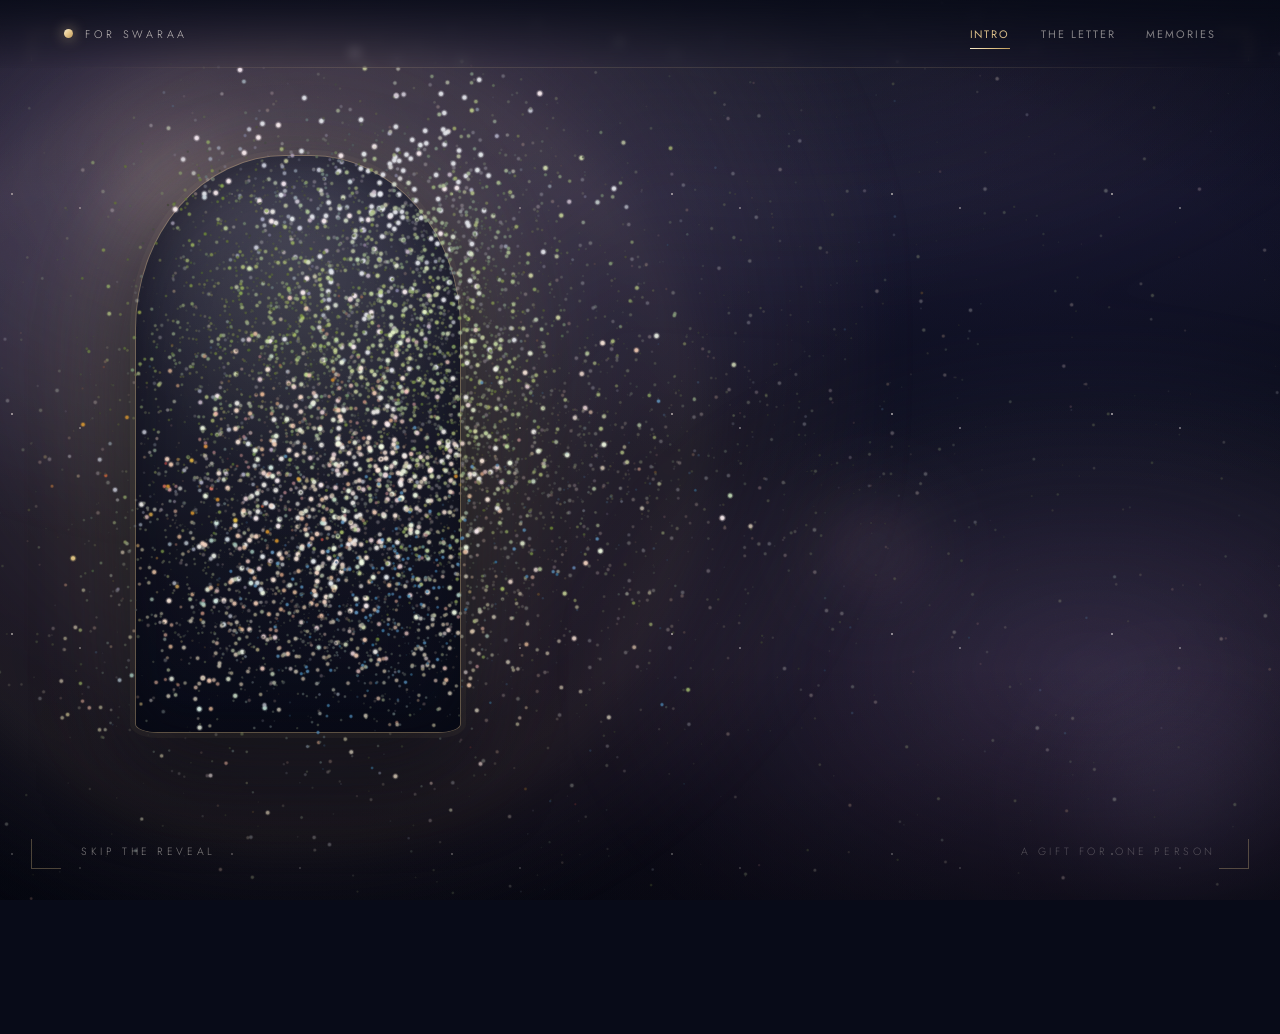
<file: index.html>
<!DOCTYPE html>
<html lang="en">
<head>
    <meta charset="UTF-8">
    <meta name="viewport" content="width=device-width, initial-scale=1.0, viewport-fit=cover">
    <meta name="theme-color" content="#080B18">
    <meta name="description" content="A little universe, just for you — a cinematic birthday gift for Swaraa.">
    <meta name="robots" content="noindex">
    <title>For Swaraa · A Little Universe</title>

    <link rel="icon" href="data:image/svg+xml,%3Csvg xmlns='http://www.w3.org/2000/svg' viewBox='0 0 32 32'%3E%3Crect width='32' height='32' rx='8' fill='%23080B18'/%3E%3Ccircle cx='16' cy='13' r='5.5' fill='%23E8CB91'/%3E%3Cpath d='M7 25c3.5-4.5 14.5-4.5 18 0' fill='none' stroke='%23B6A7E8' stroke-width='2' stroke-linecap='round'/%3E%3C/svg%3E">
    <link rel="preconnect" href="https://fonts.googleapis.com">
    <link rel="preconnect" href="https://fonts.gstatic.com" crossorigin>
    <link href="https://fonts.googleapis.com/css2?family=Cormorant+Garamond:ital,wght@0,300;0,400;0,600;1,300;1,400&family=Playfair+Display:ital,wght@0,400;0,500;1,400&family=Jost:wght@300;400&display=swap" rel="stylesheet">
    <link rel="stylesheet" href="styles.css">
    <noscript><style>
        .reveal-item, [data-reveal] { opacity: 1 !important; transform: none !important; filter: none !important; }
        #particle-canvas { display: none; }
        .portrait-frame img { opacity: 1; }
    </style></noscript>
</head>
<body class="page-intro">

    <!-- cinematic background ------------------------------------------------ -->
    <div class="scene" aria-hidden="true">
        <div class="scene__stars scene__stars--far"></div>
        <div class="scene__stars"></div>
        <div class="scene__nebula"></div>
        <div class="scene__bokeh">
            <span class="bokeh bokeh--1"></span>
            <span class="bokeh bokeh--2"></span>
            <span class="bokeh bokeh--3"></span>
        </div>
        <div class="scene__vignette"></div>
        <div class="scene__grain"></div>
    </div>

    <!-- top navigation ------------------------------------------------------ -->
    <header class="topbar">
        <a class="brand" href="index.html">
            <span class="brand__mark" aria-hidden="true"></span>
            <span class="brand__text">For Swaraa</span>
        </a>
        <nav class="topnav" aria-label="Primary">
            <a href="index.html" aria-current="page">Intro</a>
            <a href="pages/birthday.html">The Letter</a>
            <a href="pages/memories.html">Memories</a>
        </nav>
    </header>

    <!-- viewfinder frame ---------------------------------------------------- -->
    <div class="viewfinder" aria-hidden="true">
        <span></span><span></span><span></span><span></span>
    </div>

    <!-- the stage ------------------------------------------------------------ -->
    <main class="stage">
        <canvas id="particle-canvas" aria-hidden="true"></canvas>

        <div class="hero">
            <div class="hero__visual">
                <div class="portrait-halo" aria-hidden="true"></div>

                <figure class="portrait-frame" id="portrait-frame">
                    <div class="portrait-loader" id="portrait-loader">
                        <span class="portrait-loader__ring" aria-hidden="true"></span>
                        <span class="portrait-loader__text">Gathering the light</span>
                    </div>
                    <img id="final-portrait" alt="Swarali" />
                    <div class="state-panel" id="portrait-state" hidden>
                        <p class="state-panel__title">The portrait stayed in the dark</p>
                        <p class="state-panel__text">We could not read the photograph, so the universe opened without it.</p>
                        <button class="state-panel__action" id="portrait-retry" type="button">Try again</button>
                    </div>
                </figure>
            </div>

            <div class="hero__copy" id="hero-copy">
                <p class="eyebrow reveal-item" style="--reveal-delay: 0ms">Chapter One</p>

                <h1 class="hero__title reveal-item" style="--reveal-delay: 140ms">
                    Happy Birthday
                    <em>Swaraa</em>
                </h1>

                <div class="hero__rule reveal-item" style="--reveal-delay: 280ms" aria-hidden="true"></div>

                <p class="hero__subtitle reveal-item" style="--reveal-delay: 380ms">
                    A little universe, just for you.
                </p>

                <div class="hero__actions reveal-item" style="--reveal-delay: 500ms">
                    <a class="btn btn--primary" href="pages/birthday.html">
                        Begin the celebration <span class="btn__arrow" aria-hidden="true">→</span>
                    </a>
                    <a class="btn btn--ghost" href="pages/memories.html">Our memories</a>
                </div>
            </div>
        </div>
    </main>

    <!-- reveal controls ------------------------------------------------------ -->
    <div class="intro-controls">
        <button class="control-chip" id="skip-animation" type="button" hidden>Skip the reveal</button>
        <span class="intro-credit">A gift for one person</span>
        <button class="control-chip" id="replay-particle" type="button" hidden>Replay portrait</button>
    </div>

    <script src="app.js"></script>
</body>
</html>
</file>
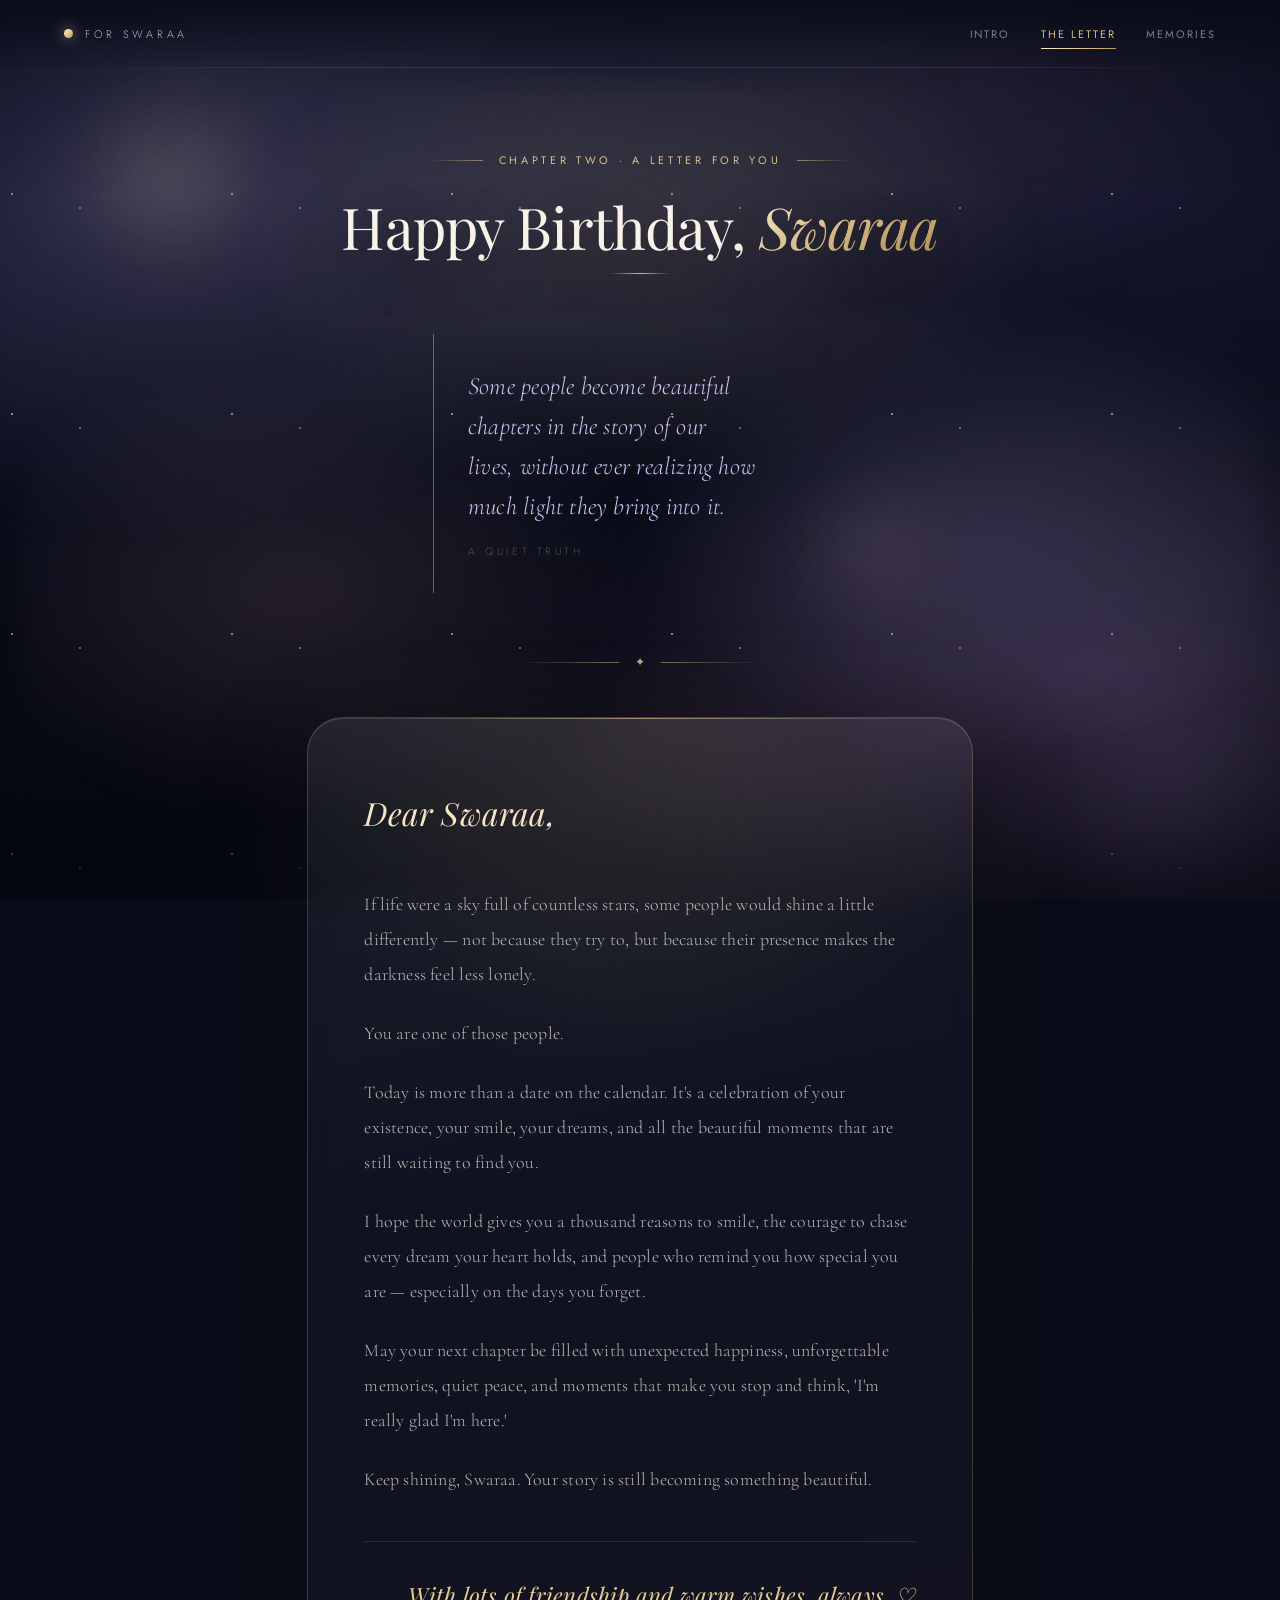
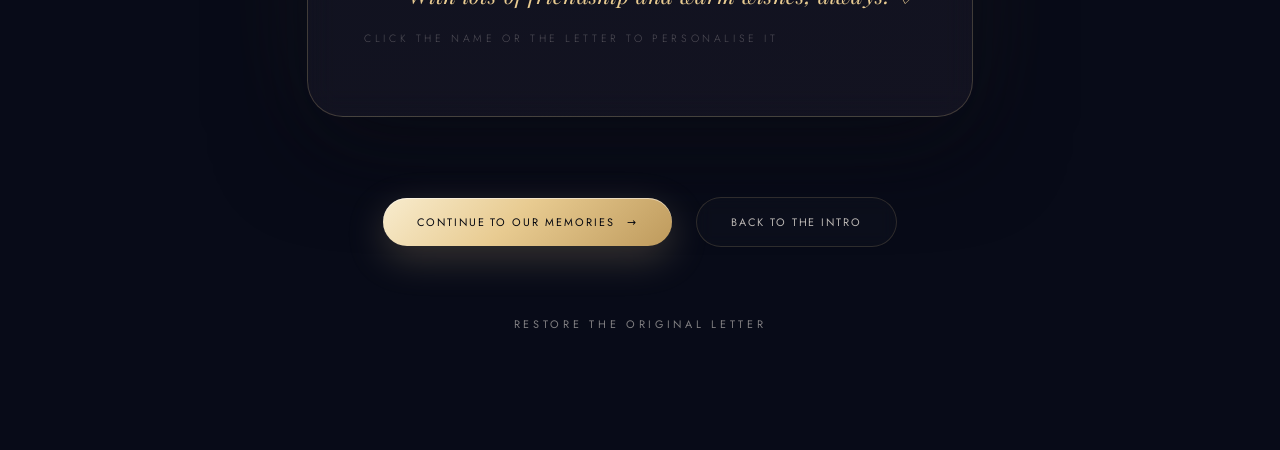
<file: pages/birthday.html>
<!DOCTYPE html>
<html lang="en">
<head>
    <meta charset="UTF-8">
    <meta name="viewport" content="width=device-width, initial-scale=1.0, viewport-fit=cover">
    <meta name="theme-color" content="#080B18">
    <meta name="description" content="A birthday letter for Swaraa — written with warmth, and a little starlight.">
    <meta name="robots" content="noindex">
    <title>Happy Birthday, Swaraa · The Letter</title>

    <link rel="icon" href="data:image/svg+xml,%3Csvg xmlns='http://www.w3.org/2000/svg' viewBox='0 0 32 32'%3E%3Crect width='32' height='32' rx='8' fill='%23080B18'/%3E%3Ccircle cx='16' cy='13' r='5.5' fill='%23E8CB91'/%3E%3Cpath d='M7 25c3.5-4.5 14.5-4.5 18 0' fill='none' stroke='%23B6A7E8' stroke-width='2' stroke-linecap='round'/%3E%3C/svg%3E">
    <link rel="preconnect" href="https://fonts.googleapis.com">
    <link rel="preconnect" href="https://fonts.gstatic.com" crossorigin>
    <link href="https://fonts.googleapis.com/css2?family=Cormorant+Garamond:ital,wght@0,300;0,400;0,600;1,300;1,400&family=Playfair+Display:ital,wght@0,400;0,500;1,400&family=Jost:wght@300;400&display=swap" rel="stylesheet">
    <link rel="stylesheet" href="../styles.css">
    <noscript><style>
        .reveal-item, [data-reveal] { opacity: 1 !important; transform: none !important; filter: none !important; }
    </style></noscript>
</head>
<body class="page-letter">

    <!-- cinematic background ------------------------------------------------ -->
    <div class="scene" aria-hidden="true">
        <div class="scene__stars scene__stars--far"></div>
        <div class="scene__stars"></div>
        <div class="scene__nebula"></div>
        <div class="scene__bokeh">
            <span class="bokeh bokeh--1"></span>
            <span class="bokeh bokeh--2"></span>
            <span class="bokeh bokeh--3"></span>
        </div>
        <div class="scene__vignette"></div>
        <div class="scene__grain"></div>
    </div>

    <!-- top navigation ------------------------------------------------------ -->
    <header class="topbar">
        <a class="brand" href="../index.html">
            <span class="brand__mark" aria-hidden="true"></span>
            <span class="brand__text">For Swaraa</span>
        </a>
        <nav class="topnav" aria-label="Primary">
            <a href="../index.html">Intro</a>
            <a href="birthday.html" aria-current="page">The Letter</a>
            <a href="memories.html">Memories</a>
        </nav>
    </header>

    <!-- the letter ----------------------------------------------------------- -->
    <main class="letter">
        <div class="letter__inner">

            <header class="letter__heading">
                <p class="eyebrow" data-reveal data-reveal-group="head">Chapter Two · A Letter for You</p>
                <h1 class="letter__title" data-reveal data-reveal-group="head">
                    Happy Birthday,
                    <em data-editable="name" contenteditable="true" spellcheck="false">Swaraa</em>
                </h1>
                <div class="rule" style="margin: 0 auto" data-reveal data-reveal-group="head" aria-hidden="true"></div>
            </header>

            <blockquote class="letter__quote" data-reveal>
                <p>Some people become beautiful chapters in the story of our lives, without ever realizing how much light they bring into it.</p>
                <cite>A quiet truth</cite>
            </blockquote>

            <div class="flourish" data-reveal aria-hidden="true">
                <span></span><i>✦</i><span></span>
            </div>

            <article class="letter__card" data-reveal>
                <div class="letter__body" data-editable="body" contenteditable="true" spellcheck="false">
                    <p class="letter__greeting">Dear Swaraa,</p>

                    <p>If life were a sky full of countless stars, some people would shine a little differently — not because they try to, but because their presence makes the darkness feel less lonely.</p>

                    <p>You are one of those people.</p>

                    <p>Today is more than a date on the calendar. It's a celebration of your existence, your smile, your dreams, and all the beautiful moments that are still waiting to find you.</p>

                    <p>I hope the world gives you a thousand reasons to smile, the courage to chase every dream your heart holds, and people who remind you how special you are — especially on the days you forget.</p>

                    <p>May your next chapter be filled with unexpected happiness, unforgettable memories, quiet peace, and moments that make you stop and think, 'I'm really glad I'm here.'</p>

                    <p>Keep shining, Swaraa. Your story is still becoming something beautiful.</p>

                    <p class="letter__sign">With lots of friendship and warm wishes, always. ♡</p>
                </div>
                <p class="edit-hint" aria-hidden="true">Click the name or the letter to personalise it</p>
            </article>

            <nav class="letter__nav" data-reveal>
                <a class="btn btn--primary" href="memories.html">
                    Continue to our memories <span class="btn__arrow" aria-hidden="true">→</span>
                </a>
                <a class="btn btn--ghost" href="../index.html">Back to the intro</a>
            </nav>

            <p class="letter__foot" data-reveal>
                <a class="btn btn--text" href="../index.html" data-letter-reset>Restore the original letter</a>
            </p>

        </div>
    </main>

    <script src="../app.js"></script>
</body>
</html>
</file>
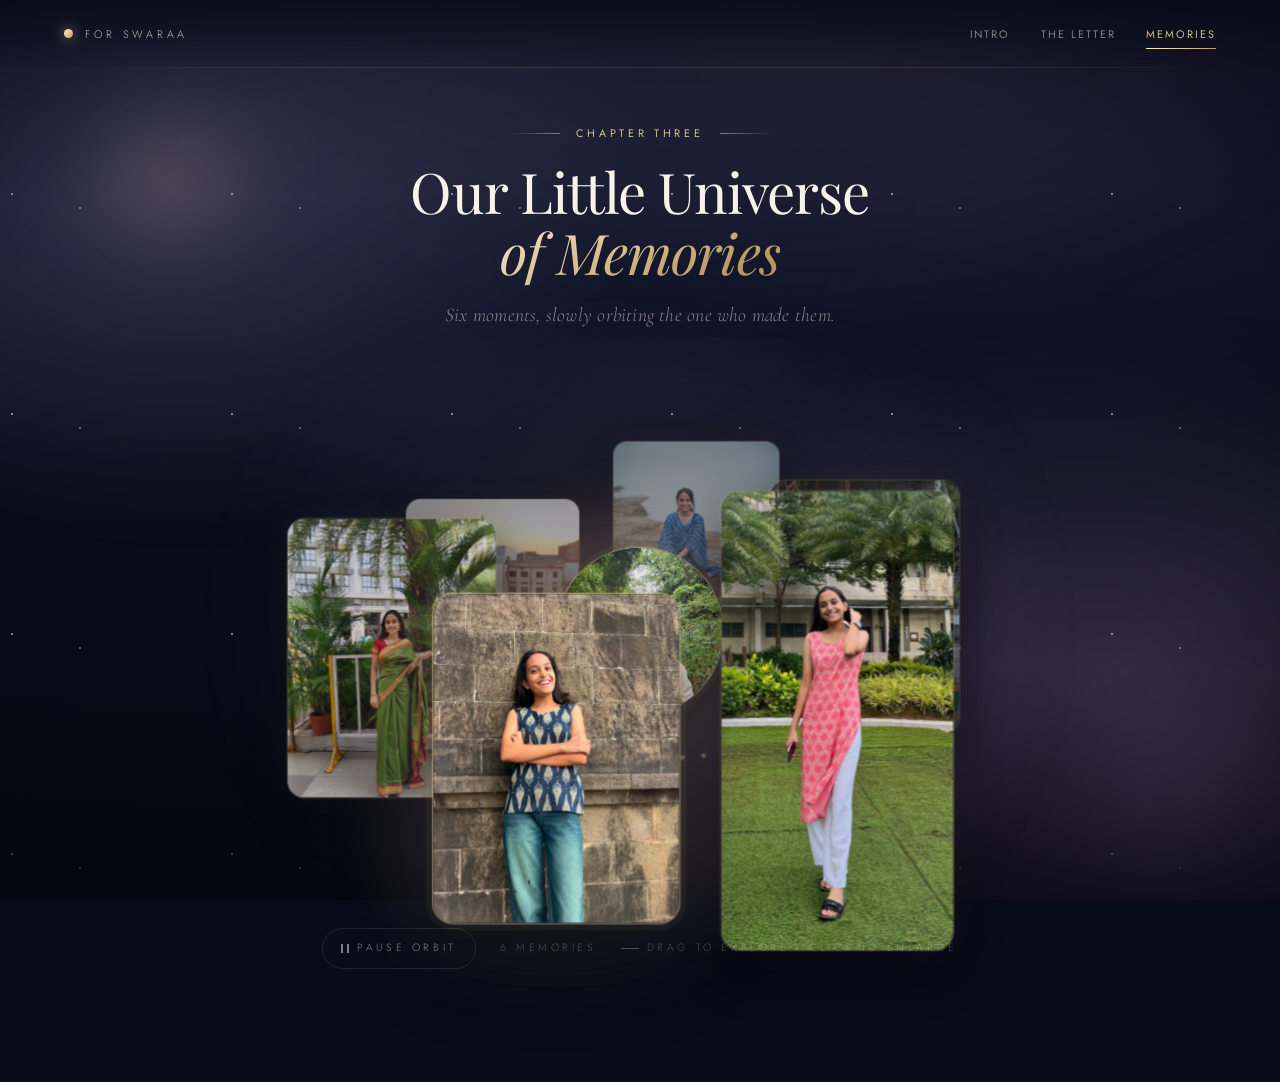
<file: pages/memories.html>
<!DOCTYPE html>
<html lang="en">
<head>
    <meta charset="UTF-8">
    <meta name="viewport" content="width=device-width, initial-scale=1.0, viewport-fit=cover">
    <meta name="theme-color" content="#080B18">
    <meta name="description" content="Our Little Universe of Memories — six photographs in slow orbit.">
    <meta name="robots" content="noindex">
    <title>Our Little Universe of Memories</title>

    <link rel="icon" href="data:image/svg+xml,%3Csvg xmlns='http://www.w3.org/2000/svg' viewBox='0 0 32 32'%3E%3Crect width='32' height='32' rx='8' fill='%23080B18'/%3E%3Ccircle cx='16' cy='13' r='5.5' fill='%23E8CB91'/%3E%3Cpath d='M7 25c3.5-4.5 14.5-4.5 18 0' fill='none' stroke='%23B6A7E8' stroke-width='2' stroke-linecap='round'/%3E%3C/svg%3E">
    <link rel="preconnect" href="https://fonts.googleapis.com">
    <link rel="preconnect" href="https://fonts.gstatic.com" crossorigin>
    <link href="https://fonts.googleapis.com/css2?family=Cormorant+Garamond:ital,wght@0,300;0,400;0,600;1,300;1,400&family=Playfair+Display:ital,wght@0,400;0,500;1,400&family=Jost:wght@300;400&display=swap" rel="stylesheet">
    <link rel="stylesheet" href="../styles.css">
    <noscript><style>
        .reveal-item, [data-reveal] { opacity: 1 !important; transform: none !important; filter: none !important; }
    </style></noscript>
</head>
<body class="page-memories">

    <!-- cinematic background ------------------------------------------------ -->
    <div class="scene" aria-hidden="true">
        <div class="scene__stars scene__stars--far"></div>
        <div class="scene__stars"></div>
        <div class="scene__nebula"></div>
        <div class="scene__bokeh">
            <span class="bokeh bokeh--1"></span>
            <span class="bokeh bokeh--2"></span>
            <span class="bokeh bokeh--3"></span>
        </div>
        <div class="scene__vignette"></div>
        <div class="scene__grain"></div>
    </div>

    <!-- top navigation ------------------------------------------------------ -->
    <header class="topbar">
        <a class="brand" href="../index.html">
            <span class="brand__mark" aria-hidden="true"></span>
            <span class="brand__text">For Swaraa</span>
        </a>
        <nav class="topnav" aria-label="Primary">
            <a href="../index.html">Intro</a>
            <a href="birthday.html">The Letter</a>
            <a href="memories.html" aria-current="page">Memories</a>
        </nav>
    </header>

    <!-- the memory universe -------------------------------------------------- -->
    <main class="memories">

        <header class="memories__intro">
            <p class="eyebrow" data-reveal>Chapter Three</p>
            <h1 class="memories__title" data-reveal>
                Our Little Universe <em>of Memories</em>
            </h1>
            <p class="memories__lede" data-reveal>
                Six moments, slowly orbiting the one who made them.
            </p>
        </header>

        <div class="orbit-stage" id="orbit-stage" aria-label="Orbiting photographs — drag to rotate, click to enlarge">
            <div class="orbit-motes" aria-hidden="true">
                <span class="mote" style="--dur: 19s; --delay: 0s;   --dx: 32px;  --peak: 0.75; left: 14%; bottom: 4%;"></span>
                <span class="mote mote--rose" style="--dur: 24s; --delay: 3s;  --dx: -26px; --peak: 0.6;  left: 27%; bottom: 2%;"></span>
                <span class="mote" style="--dur: 21s; --delay: 6s;  --dx: 18px;  --peak: 0.55; left: 68%; bottom: 6%;"></span>
                <span class="mote mote--lav" style="--dur: 27s; --delay: 1.5s; --dx: 40px; --peak: 0.5;  left: 82%; bottom: 3%;"></span>
                <span class="mote mote--rose" style="--dur: 22s; --delay: 9s;  --dx: -34px; --peak: 0.45; left: 47%; bottom: 0%;"></span>
                <span class="mote" style="--dur: 26s; --delay: 12s; --dx: 22px;  --peak: 0.4;  left: 91%; bottom: 9%;"></span>
            </div>

            <div class="orbit-ring" id="orbit-ring"></div>
        </div>

        <div class="orbit-hud">
            <button class="orbit-hud__btn" id="orbit-toggle" type="button" aria-pressed="false" aria-label="Pause the orbit">
                <span class="orbit-hud__icon" aria-hidden="true"></span>
                <span class="orbit-hud__label">Pause orbit</span>
            </button>
            <span class="orbit-hud__count" id="photo-count">6 memories</span>
            <span class="orbit-hud__hint">Drag to explore · click to enlarge</span>
        </div>

        <nav class="memories__nav" data-reveal>
            <a class="btn btn--primary" href="birthday.html">
                Back to the letter <span class="btn__arrow" aria-hidden="true">→</span>
            </a>
            <a class="btn btn--ghost" href="../index.html">Return to the intro</a>
        </nav>

    </main>

    <!-- lightbox -------------------------------------------------------------- -->
    <div class="lightbox" id="lightbox" role="dialog" aria-modal="true" aria-label="Enlarged memory" aria-hidden="true">
        <button class="lightbox__btn lightbox__btn--close" type="button" aria-label="Close">
            <svg viewBox="0 0 24 24" fill="none" stroke="currentColor" stroke-width="1.6" stroke-linecap="round" aria-hidden="true">
                <path d="M6 6l12 12M18 6L6 18" />
            </svg>
        </button>
        <button class="lightbox__btn lightbox__btn--prev" type="button" aria-label="Previous memory">
            <svg viewBox="0 0 24 24" fill="none" stroke="currentColor" stroke-width="1.6" stroke-linecap="round" stroke-linejoin="round" aria-hidden="true">
                <path d="M15 5l-7 7 7 7" />
            </svg>
        </button>
        <button class="lightbox__btn lightbox__btn--next" type="button" aria-label="Next memory">
            <svg viewBox="0 0 24 24" fill="none" stroke="currentColor" stroke-width="1.6" stroke-linecap="round" stroke-linejoin="round" aria-hidden="true">
                <path d="M9 5l7 7-7 7" />
            </svg>
        </button>

        <div class="lightbox__inner">
            <figure class="lightbox__figure">
                <img alt="" />
            </figure>
            <div class="lightbox__caption">
                <span data-lb-title>Memory</span>
                <span class="rule" aria-hidden="true"></span>
                <span data-lb-index>01 / 06</span>
            </div>
        </div>
    </div>

    <script src="../app.js"></script>
</body>
</html>
</file>
<file: styles.css>
/* ==========================================================================
   SWARAA — A LITTLE UNIVERSE
   Cinematic birthday experience · master stylesheet
   --------------------------------------------------------------------------
   01 Design tokens
   02 Reset & typography
   03 Cinematic background system
   04 Navigation & buttons
   05 Intro / particle reveal
   06 Birthday letter
   07 Memories orbit gallery
   08 Lightbox
   09 Responsive breakpoints
   10 Reduced motion
   11 Loading / failure / empty states
   ========================================================================== */

/* ==========================================================================
   01 · DESIGN TOKENS
   ========================================================================== */
:root {
    /* -- palette ------------------------------------------------------------ */
    --midnight:      #080B18;
    --ink:            #10152A;
    --ink-soft:       #161C36;
    --ink-deep:       #05070F;
    --ivory:          #F8F2E9;
    --champagne:      #E8CB91;
    --champagne-soft: #F6E7C6;
    --champagne-deep: #C9A566;
    --rose:           #D9A0B0;
    --rose-soft:      #E8BCC8;
    --lavender:       #B6A7E8;
    --lavender-soft:  #CFC4F5;

    /* -- text --------------------------------------------------------------- */
    --text:        rgba(248, 242, 233, 0.94);
    --text-soft:   rgba(248, 242, 233, 0.74);
    --text-mute:   rgba(248, 242, 233, 0.50);
    --text-faint:  rgba(248, 242, 233, 0.28);
    --text-gold:   rgba(232, 203, 145, 0.92);

    /* -- surfaces ----------------------------------------------------------- */
    --surface:      rgba(255, 255, 255, 0.035);
    --surface-2:    rgba(255, 255, 255, 0.060);
    --surface-ink:  rgba(10, 14, 32, 0.55);
    --hairline:      rgba(232, 203, 145, 0.16);
    --hairline-soft: rgba(248, 242, 233, 0.10);
    --hairline-loud: rgba(248, 242, 233, 0.22);

    /* -- gradients ---------------------------------------------------------- */
    --grad-champagne: linear-gradient(135deg, #F8ECCE 0%, #E8CB91 45%, #BE9A5C 100%);
    --grad-rose:      linear-gradient(135deg, #EFCCD6 0%, #D9A0B0 100%);
    --grad-lavender:  linear-gradient(135deg, #D5CBF7 0%, #B6A7E8 100%);
    --grad-ivory:     linear-gradient(135deg, #FFFDF8 0%, #EFE6D8 100%);

    /* -- shadows ------------------------------------------------------------ */
    --shadow-sm:   0 6px 20px rgba(3, 5, 14, 0.40);
    --shadow-md:   0 18px 60px rgba(3, 5, 14, 0.55);
    --shadow-lg:   0 40px 120px rgba(3, 5, 14, 0.70);
    --shadow-gold: 0 18px 60px rgba(232, 203, 145, 0.16);
    --glow-gold:   0 0 90px rgba(232, 203, 145, 0.20);

    /* -- radii -------------------------------------------------------------- */
    --r-xs:   6px;
    --r-sm:   10px;
    --r-md:   16px;
    --r-lg:   24px;
    --r-xl:   36px;
    --r-pill: 999px;

    /* -- spacing scale ------------------------------------------------------ */
    --sp-1:  4px;
    --sp-2:  8px;
    --sp-3:  12px;
    --sp-4:  16px;
    --sp-5:  24px;
    --sp-6:  32px;
    --sp-7:  44px;
    --sp-8:  60px;
    --sp-9:  80px;
    --sp-10: 112px;

    /* -- typography --------------------------------------------------------- */
    --font-display: 'Playfair Display', 'Iowan Old Style', 'Times New Roman', serif;
    --font-body:    'Cormorant Garamond', 'Iowan Old Style', Georgia, serif;
    --font-label:   'Jost', 'Avenir Next', 'Segoe UI', system-ui, sans-serif;

    --fs-display:  clamp(2.7rem, 6.4vw, 5.2rem);
    --fs-title:    clamp(2.1rem, 4.6vw, 3.6rem);
    --fs-lede:     clamp(1.25rem, 2.4vw, 1.7rem);
    --fs-body:     clamp(1.12rem, 1.35vw, 1.34rem);
    --fs-label:    clamp(0.68rem, 0.85vw, 0.78rem);
    --fs-micro:    0.66rem;

    --tracking-label: 0.34em;
    --tracking-wide:  0.18em;

    /* -- layout ------------------------------------------------------------- */
    --shell: 1280px;
    --gutter: clamp(20px, 5vw, 76px);
    --topbar-h: 68px;

    /* -- motion ------------------------------------------------------------- */
    --ease-out:    cubic-bezier(0.16, 1, 0.3, 1);
    --ease-inout:  cubic-bezier(0.65, 0.02, 0.35, 1);
    --ease-soft:   cubic-bezier(0.4, 0, 0.2, 1);
    --ease-back:   cubic-bezier(0.34, 1.32, 0.42, 1);
    --dur-xs:   180ms;
    --dur-fast: 320ms;
    --dur-med:  620ms;
    --dur-slow: 1100ms;
    --dur-epic: 1800ms;

    /* -- 3D orbit ----------------------------------------------------------- */
    --orbit-r:      clamp(150px, 19vw, 292px);
    --orbit-frame:  clamp(132px, 15.5vw, 226px);
    --orbit-ell:    0.42;
    --orbit-persp:  1200px;
    --orbit-tilt:   -5deg;
}

/* ==========================================================================
   02 · RESET & TYPOGRAPHY
   ========================================================================== */
*,
*::before,
*::after {
    margin: 0;
    padding: 0;
    box-sizing: border-box;
}

html {
    -webkit-text-size-adjust: 100%;
    scroll-behavior: smooth;
    overflow-x: hidden;
}

body {
    min-height: 100vh;
    min-height: 100svh;
    background-color: var(--midnight);
    color: var(--text);
    font-family: var(--font-body);
    font-size: var(--fs-body);
    font-weight: 300;
    line-height: 1.72;
    letter-spacing: 0.012em;
    overflow-x: hidden;
    -webkit-font-smoothing: antialiased;
    -moz-osx-font-smoothing: grayscale;
    text-rendering: optimizeLegibility;
}

img {
    display: block;
    max-width: 100%;
    height: auto;
}

button {
    font: inherit;
    color: inherit;
    background: none;
    border: none;
    cursor: pointer;
}

a {
    color: inherit;
    text-decoration: none;
}

::selection {
    background: rgba(232, 203, 145, 0.28);
    color: var(--ivory);
}

:focus-visible {
    outline: 2px solid rgba(232, 203, 145, 0.85);
    outline-offset: 4px;
    border-radius: 3px;
}

/* Shared typographic atoms ---------------------------------------------- */
.eyebrow {
    font-family: var(--font-label);
    font-size: var(--fs-label);
    font-weight: 400;
    letter-spacing: var(--tracking-label);
    text-transform: uppercase;
    color: var(--text-gold);
    display: inline-flex;
    align-items: center;
    gap: var(--sp-4);
}

.eyebrow::before,
.eyebrow::after {
    content: '';
    height: 1px;
    width: clamp(22px, 4vw, 52px);
    background: linear-gradient(90deg, transparent, rgba(232, 203, 145, 0.55));
}

.eyebrow::after {
    background: linear-gradient(90deg, rgba(232, 203, 145, 0.55), transparent);
}

.eyebrow--plain::before,
.eyebrow--plain::after {
    display: none;
}

.display-title {
    font-family: var(--font-display);
    font-weight: 400;
    line-height: 1.04;
    letter-spacing: -0.012em;
    color: var(--ivory);
}

.rule {
    width: 62px;
    height: 1px;
    background: linear-gradient(90deg, rgba(232, 203, 145, 0), var(--champagne), rgba(232, 203, 145, 0));
}

/* ==========================================================================
   03 · CINEMATIC BACKGROUND SYSTEM
   Shared by every page — layered nebula, starfield, bokeh, vignette.
   ========================================================================== */
.scene {
    position: fixed;
    inset: 0;
    z-index: 0;
    pointer-events: none;
    overflow: hidden;
    background:
        radial-gradient(120% 90% at 12% 8%,  rgba(24, 32, 66, 0.85) 0%, transparent 58%),
        radial-gradient(100% 80% at 88% 92%, rgba(42, 26, 48, 0.75) 0%, transparent 60%),
        radial-gradient(90%  70% at 78% 12%, rgba(30, 26, 58, 0.70) 0%, transparent 62%),
        linear-gradient(175deg, var(--ink) 0%, var(--midnight) 48%, var(--ink-deep) 100%);
}

/* deep nebula blooms ------------------------------------------------------ */
.scene__nebula {
    position: absolute;
    inset: -18%;
    background:
        radial-gradient(38% 44% at 24% 26%, rgba(217, 160, 176, 0.16) 0%, transparent 70%),
        radial-gradient(42% 40% at 76% 68%, rgba(182, 167, 232, 0.16) 0%, transparent 72%),
        radial-gradient(50% 38% at 58% 12%, rgba(232, 203, 145, 0.10) 0%, transparent 74%);
    filter: blur(28px);
    animation: nebula-drift 44s ease-in-out infinite alternate;
}

/* starfield — three tiled layers at different depths ---------------------- */
.scene__stars {
    position: absolute;
    inset: -30%;
    opacity: 0.85;
    background-repeat: repeat;
    background-image:
        radial-gradient(1.4px 1.4px at 24px 38px,  rgba(248, 242, 233, 0.85) 50%, transparent 51%),
        radial-gradient(1.1px 1.1px at 108px 92px, rgba(232, 203, 145, 0.75) 50%, transparent 51%),
        radial-gradient(1.6px 1.6px at 176px 24px, rgba(248, 242, 233, 0.60) 50%, transparent 51%),
        radial-gradient(1px 1px    at 64px 148px,     rgba(214, 205, 255, 0.70) 50%, transparent 51%);
    background-size: 220px 220px;
    animation: star-drift 160s linear infinite;
}

.scene__stars--far {
    opacity: 0.42;
    background-image:
        radial-gradient(1px 1px at 40px 20px,  rgba(248, 242, 233, 0.55) 50%, transparent 51%),
        radial-gradient(1px 1px at 150px 130px, rgba(232, 203, 145, 0.45) 50%, transparent 51%);
    background-size: 320px 320px;
    animation-duration: 260s;
    animation-direction: reverse;
}

/* drifting bokeh ---------------------------------------------------------- */
.scene__bokeh {
    position: absolute;
    inset: 0;
}

.bokeh {
    position: absolute;
    border-radius: 50%;
    filter: blur(28px);
    opacity: 0.5;
    mix-blend-mode: screen;
}

.bokeh--1 {
    width: 26vmin; height: 26vmin;
    top: 6%; left: 4%;
    background: radial-gradient(circle, rgba(232, 203, 145, 0.34) 0%, transparent 68%);
    animation: bokeh-drift 32s ease-in-out infinite alternate;
}

.bokeh--2 {
    width: 34vmin; height: 34vmin;
    bottom: -6%; right: -4%;
    background: radial-gradient(circle, rgba(182, 167, 232, 0.30) 0%, transparent 70%);
    animation: bokeh-drift 44s ease-in-out infinite alternate-reverse;
}

.bokeh--3 {
    width: 18vmin; height: 18vmin;
    top: 52%; left: 62%;
    background: radial-gradient(circle, rgba(217, 160, 176, 0.26) 0%, transparent 70%);
    animation: bokeh-drift 38s ease-in-out infinite alternate;
}

/* cinematic vignette + top light ------------------------------------------ */
.scene__vignette {
    position: absolute;
    inset: 0;
    background:
        radial-gradient(120% 100% at 50% 46%, transparent 42%, rgba(3, 5, 14, 0.55) 82%, rgba(3, 5, 14, 0.88) 100%),
        linear-gradient(180deg, rgba(3, 5, 14, 0.45) 0%, transparent 22%, transparent 74%, rgba(3, 5, 14, 0.55) 100%);
}

/* faint film grain -------------------------------------------------------- */
.scene__grain {
    position: absolute;
    inset: 0;
    opacity: 0.16;
    mix-blend-mode: overlay;
    background-image: url("data:image/svg+xml,%3Csvg xmlns='http://www.w3.org/2000/svg' width='160' height='160'%3E%3Cfilter id='n'%3E%3CfeTurbulence type='fractalNoise' baseFrequency='0.85' numOctaves='3' stitchTiles='stitch'/%3E%3C/filter%3E%3Crect width='160' height='160' filter='url(%23n)' opacity='0.55'/%3E%3C/svg%3E");
}

@keyframes nebula-drift {
    0%   { transform: translate3d(-2%, -1%, 0) scale(1.02); }
    100% { transform: translate3d(3%, 2.5%, 0) scale(1.08); }
}

@keyframes star-drift {
    0%   { transform: translate3d(0, 0, 0); }
    100% { transform: translate3d(-220px, 220px, 0); }
}

@keyframes bokeh-drift {
    0%   { transform: translate3d(0, 0, 0) scale(1); }
    100% { transform: translate3d(6%, -7%, 0) scale(1.14); }
}

@keyframes soft-pulse {
    0%, 100% { opacity: 0.55; }
    50%      { opacity: 1; }
}

/* ==========================================================================
   04 · NAVIGATION & BUTTONS
   ========================================================================== */
.topbar {
    position: fixed;
    top: 0;
    left: 0;
    right: 0;
    z-index: 40;
    height: var(--topbar-h);
    display: flex;
    align-items: center;
    justify-content: space-between;
    gap: var(--sp-5);
    padding: 0 var(--gutter);
    background: linear-gradient(180deg, rgba(8, 11, 24, 0.82) 0%, rgba(8, 11, 24, 0) 100%);
    backdrop-filter: blur(6px);
    -webkit-backdrop-filter: blur(6px);
}

.topbar::after {
    content: '';
    position: absolute;
    left: var(--gutter);
    right: var(--gutter);
    bottom: 0;
    height: 1px;
    background: linear-gradient(90deg, transparent, rgba(232, 203, 145, 0.18) 22%, rgba(232, 203, 145, 0.18) 78%, transparent);
    opacity: 0.75;
}

.brand {
    display: inline-flex;
    align-items: center;
    gap: var(--sp-3);
    font-family: var(--font-label);
    font-size: var(--fs-label);
    letter-spacing: var(--tracking-label);
    text-transform: uppercase;
    color: var(--text-soft);
    transition: color var(--dur-fast) var(--ease-soft);
}

.brand__mark {
    width: 9px;
    height: 9px;
    border-radius: 50%;
    background: var(--grad-champagne);
    box-shadow: 0 0 14px rgba(232, 203, 145, 0.75);
}

.brand:hover { color: var(--text); }

.topnav {
    display: flex;
    align-items: center;
    gap: clamp(16px, 2.4vw, 34px);
}

.topnav a {
    position: relative;
    font-family: var(--font-label);
    font-size: var(--fs-label);
    font-weight: 400;
    letter-spacing: var(--tracking-wide);
    text-transform: uppercase;
    color: var(--text-mute);
    padding: 6px 0;
    transition: color var(--dur-fast) var(--ease-soft);
}

.topnav a::after {
    content: '';
    position: absolute;
    left: 0;
    bottom: 0;
    width: 100%;
    height: 1px;
    background: var(--grad-champagne);
    transform: scaleX(0);
    transform-origin: left;
    transition: transform var(--dur-med) var(--ease-out);
}

.topnav a:hover { color: var(--text); }
.topnav a:hover::after,
.topnav a[aria-current='page']::after { transform: scaleX(1); }
.topnav a[aria-current='page'] { color: var(--text-gold); }

/* Buttons ---------------------------------------------------------------- */
.btn {
    position: relative;
    display: inline-flex;
    align-items: center;
    justify-content: center;
    gap: var(--sp-3);
    padding: 15px 34px;
    border-radius: var(--r-pill);
    font-family: var(--font-label);
    font-size: var(--fs-label);
    font-weight: 400;
    letter-spacing: var(--tracking-wide);
    text-transform: uppercase;
    white-space: nowrap;
    overflow: hidden;
    isolation: isolate;
    transition:
        transform var(--dur-fast) var(--ease-out),
        box-shadow var(--dur-med) var(--ease-soft),
        color var(--dur-fast) var(--ease-soft),
        border-color var(--dur-fast) var(--ease-soft);
}

.btn__arrow {
    display: inline-block;
    transition: transform var(--dur-med) var(--ease-out);
}

.btn:hover .btn__arrow { transform: translateX(5px); }

.btn--primary {
    color: var(--ink-deep);
    background: var(--grad-champagne);
    box-shadow: 0 12px 38px rgba(232, 203, 145, 0.22), inset 0 1px 0 rgba(255, 255, 255, 0.5);
}

.btn--primary::before {
    content: '';
    position: absolute;
    inset: 0;
    z-index: -1;
    background: linear-gradient(100deg, transparent 18%, rgba(255, 255, 255, 0.55) 48%, transparent 78%);
    transform: translateX(-110%);
    transition: transform var(--dur-slow) var(--ease-out);
}

.btn--primary:hover {
    transform: translateY(-2px);
    box-shadow: 0 18px 48px rgba(232, 203, 145, 0.34), inset 0 1px 0 rgba(255, 255, 255, 0.6);
}

.btn--primary:hover::before { transform: translateX(110%); }

.btn--primary:active { transform: translateY(0); }

.btn--ghost {
    color: var(--text-soft);
    border: 1px solid var(--hairline);
    background: rgba(255, 255, 255, 0.02);
    backdrop-filter: blur(8px);
    -webkit-backdrop-filter: blur(8px);
}

.btn--ghost:hover {
    color: var(--ivory);
    border-color: rgba(232, 203, 145, 0.42);
    background: rgba(232, 203, 145, 0.07);
    transform: translateY(-2px);
}

.btn--ghost:active { transform: translateY(0); }

.btn--text {
    padding: 8px 0;
    color: var(--text-mute);
    border-radius: 0;
    text-transform: uppercase;
    letter-spacing: var(--tracking-label);
}

.btn--text::after {
    content: '';
    position: absolute;
    left: 0;
    bottom: 2px;
    width: 100%;
    height: 1px;
    background: currentColor;
    opacity: 0.4;
    transform: scaleX(0);
    transform-origin: right;
    transition: transform var(--dur-med) var(--ease-out);
}

.btn--text:hover { color: var(--text-gold); }
.btn--text:hover::after { transform: scaleX(1); transform-origin: left; }

/* ==========================================================================
   05 · INTRO / PARTICLE REVEAL
   ========================================================================== */
.page-intro {
    position: relative;
    min-height: 100vh;
    min-height: 100svh;
    display: flex;
    flex-direction: column;
    isolation: isolate;
}

/* viewfinder frame — the cinematic camera border ------------------------- */
.viewfinder {
    position: fixed;
    inset: clamp(14px, 2.4vw, 34px);
    z-index: 6;
    pointer-events: none;
    opacity: 0.9;
}

.viewfinder span {
    position: absolute;
    width: clamp(20px, 2.4vw, 34px);
    height: clamp(20px, 2.4vw, 34px);
    border: 1px solid rgba(232, 203, 145, 0.34);
}

.viewfinder span:nth-child(1) { top: 0;    left: 0;    border-right: 0; border-bottom: 0; }
.viewfinder span:nth-child(2) { top: 0;    right: 0;   border-left: 0;  border-bottom: 0; }
.viewfinder span:nth-child(3) { bottom: 0; left: 0;    border-right: 0; border-top: 0; }
.viewfinder span:nth-child(4) { bottom: 0; right: 0;   border-left: 0;  border-top: 0; }

/* stage ------------------------------------------------------------------- */
.stage {
    position: relative;
    z-index: 3;
    flex: 1;
    display: flex;
    align-items: center;
    justify-content: center;
    padding: calc(var(--topbar-h) + clamp(16px, 3vh, 40px)) var(--gutter) clamp(72px, 12vh, 120px);
}

.hero {
    width: 100%;
    max-width: 1240px;
    display: grid;
    grid-template-columns: minmax(0, 0.86fr) minmax(0, 1.14fr);
    align-items: center;
    gap: clamp(28px, 5vw, 84px);
}

/* portrait ---------------------------------------------------------------- */
.hero__visual {
    position: relative;
    display: flex;
    justify-content: center;
    align-items: center;
    min-height: 0;
}

.portrait-halo {
    position: absolute;
    top: 50%;
    left: 50%;
    width: calc(var(--portrait-h, 460px) * 2.05);
    height: calc(var(--portrait-h, 460px) * 2.05);
    transform: translate(-50%, -50%);
    pointer-events: none;
    background:
        radial-gradient(circle at 50% 42%, rgba(232, 203, 145, 0.26) 0%, rgba(217, 160, 176, 0.13) 38%, transparent 68%);
    filter: blur(22px);
    animation: halo-breathe 9s ease-in-out infinite;
}

.portrait-halo::after {
    content: '';
    position: absolute;
    inset: 16%;
    border-radius: 50%;
    border: 1px solid rgba(232, 203, 145, 0.14);
    box-shadow: 0 0 60px rgba(232, 203, 145, 0.14) inset;
}

@keyframes halo-breathe {
    0%, 100% { opacity: 0.72; transform: translate(-50%, -50%) scale(0.97); }
    50%      { opacity: 1;    transform: translate(-50%, -50%) scale(1.04); }
}

.portrait-frame {
    position: relative;
    z-index: 2;
    width: min(calc(var(--portrait-h, 460px) * 0.5625), 100%);
    aspect-ratio: 9 / 16;
    border-radius: 46% 46% 22px 22px / 30% 30% 8px 8px;
    overflow: hidden;
    background: linear-gradient(180deg, rgba(22, 28, 54, 0.5), rgba(8, 11, 24, 0.85));
    box-shadow:
        0 0 0 1px rgba(232, 203, 145, 0.30),
        0 0 0 6px rgba(232, 203, 145, 0.045),
        0 34px 90px rgba(3, 5, 14, 0.65),
        0 0 120px rgba(232, 203, 145, 0.16);
    transform: translateY(0);
    transition: transform var(--dur-epic) var(--ease-out), box-shadow var(--dur-epic) var(--ease-out);
}

.portrait-frame::after {
    content: '';
    position: absolute;
    inset: 0;
    z-index: 3;
    pointer-events: none;
    background:
        radial-gradient(120% 90% at 50% 18%, rgba(255, 255, 255, 0.10) 0%, transparent 46%),
        linear-gradient(180deg, transparent 62%, rgba(8, 11, 24, 0.34) 100%);
    box-shadow: inset 0 0 60px rgba(5, 7, 15, 0.55);
    border-radius: inherit;
}

.portrait-frame img {
    width: 100%;
    height: 100%;
    object-fit: cover;
    opacity: 0;
    transform: scale(1.045);
    transition: opacity var(--dur-epic) var(--ease-soft), transform 2200ms var(--ease-out);
}

.portrait-frame.is-revealed img {
    opacity: 1;
    transform: scale(1);
}

.portrait-frame.is-settled {
    box-shadow:
        0 0 0 1px rgba(232, 203, 145, 0.55),
        0 0 0 7px rgba(232, 203, 145, 0.06),
        0 40px 110px rgba(3, 5, 14, 0.7),
        0 0 150px rgba(232, 203, 145, 0.24);
}

/* particle canvas sits above the frame so particles sweep across it ----- */
#particle-canvas {
    position: absolute;
    inset: 0;
    z-index: 3;
    width: 100%;
    height: 100%;
    pointer-events: none;
    opacity: 0;
    transition: opacity 600ms var(--ease-soft);
}

#particle-canvas.is-active { opacity: 1; }

/* portrait sizing — the whole composition scales from this one value --- */
.hero__visual { --portrait-h: min(clamp(320px, 64svh, 620px), calc(78vw * 16 / 9)); }

/* hero copy --------------------------------------------------------------- */
.hero__copy {
    position: relative;
    z-index: 5;
    max-width: 640px;
}

.hero__title {
    font-family: var(--font-display);
    font-weight: 400;
    font-size: var(--fs-display);
    line-height: 0.98;
    letter-spacing: -0.02em;
    color: var(--ivory);
    margin: var(--sp-4) 0 var(--sp-4);
    text-shadow: 0 18px 60px rgba(3, 5, 14, 0.7);
}

.hero__title em {
    display: block;
    font-style: italic;
    background: var(--grad-champagne);
    -webkit-background-clip: text;
    background-clip: text;
    color: transparent;
    -webkit-text-fill-color: transparent;
}

.hero__rule {
    width: 78px;
    height: 1px;
    background: linear-gradient(90deg, var(--champagne), rgba(232, 203, 145, 0));
    margin: var(--sp-5) 0;
}

.hero__subtitle {
    font-family: var(--font-body);
    font-style: italic;
    font-size: var(--fs-lede);
    line-height: 1.6;
    color: var(--text-soft);
    max-width: 30ch;
    margin-bottom: var(--sp-7);
}

.hero__actions {
    display: flex;
    flex-wrap: wrap;
    align-items: center;
    gap: var(--sp-5);
}

/* staggered reveal ------------------------------------------------------- */
.reveal-item {
    opacity: 0;
    transform: translateY(26px);
    filter: blur(6px);
    transition:
        opacity 1100ms var(--ease-out),
        transform 1100ms var(--ease-out),
        filter 1100ms var(--ease-out);
    transition-delay: var(--reveal-delay, 0ms);
}

.is-revealed .reveal-item {
    opacity: 1;
    transform: translateY(0);
    filter: blur(0);
}

/* scroll-triggered reveals (letter + memories) --------------------------- */
[data-reveal] {
    opacity: 0;
    transform: translateY(28px);
    filter: blur(6px);
    transition:
        opacity 1000ms var(--ease-out),
        transform 1000ms var(--ease-out),
        filter 1000ms var(--ease-out);
    transition-delay: var(--reveal-delay, 0ms);
}

[data-reveal].is-revealed {
    opacity: 1;
    transform: none;
    filter: none;
}

/* intro controls --------------------------------------------------------- */
.intro-controls {
    position: fixed;
    left: 0;
    right: 0;
    bottom: clamp(18px, 3.2vh, 34px);
    z-index: 30;
    display: flex;
    justify-content: space-between;
    align-items: center;
    gap: var(--sp-4);
    padding: 0 var(--gutter);
    pointer-events: none;
}

.intro-controls > * { pointer-events: auto; }

.control-chip {
    display: inline-flex;
    align-items: center;
    gap: var(--sp-2);
    font-family: var(--font-label);
    font-size: var(--fs-micro);
    letter-spacing: var(--tracking-label);
    text-transform: uppercase;
    color: var(--text-mute);
    padding: 9px 16px;
    border-radius: var(--r-pill);
    border: 1px solid transparent;
    transition: color var(--dur-fast) var(--ease-soft), border-color var(--dur-fast) var(--ease-soft), background var(--dur-fast) var(--ease-soft);
}

.control-chip:hover {
    color: var(--text-gold);
    border-color: var(--hairline);
    background: rgba(255, 255, 255, 0.03);
}

.control-chip[hidden] { display: none; }

.intro-credit {
    font-family: var(--font-label);
    font-size: var(--fs-micro);
    letter-spacing: var(--tracking-label);
    text-transform: uppercase;
    color: var(--text-faint);
}

/* ==========================================================================
   06 · BIRTHDAY LETTER
   ========================================================================== */
.page-letter {
    position: relative;
    isolation: isolate;
}

.letter {
    position: relative;
    z-index: 3;
    padding: calc(var(--topbar-h) + clamp(40px, 8vh, 96px)) var(--gutter) clamp(72px, 12vh, 120px);
}

/* a warm pool of light behind the column ------------------------------- */
.letter::before {
    content: '';
    position: absolute;
    top: 4%;
    left: 50%;
    width: min(1240px, 116vw);
    height: min(1000px, 108vh);
    transform: translateX(-50%);
    pointer-events: none;
    background:
        radial-gradient(46% 38% at 50% 16%, rgba(232, 203, 145, 0.15) 0%, transparent 70%),
        radial-gradient(40% 34% at 22% 52%, rgba(217, 160, 176, 0.13) 0%, transparent 72%),
        radial-gradient(40% 34% at 78% 46%, rgba(182, 167, 232, 0.13) 0%, transparent 72%);
    filter: blur(12px);
}

.letter__inner {
    position: relative;
    max-width: 74ch;
    margin: 0 auto;
    text-align: center;
}

.letter__heading {
    margin-bottom: var(--sp-8);
}

.letter__title {
    font-family: var(--font-display);
    font-weight: 400;
    font-size: var(--fs-title);
    line-height: 1.08;
    letter-spacing: -0.015em;
    color: var(--ivory);
    margin: var(--sp-5) 0 var(--sp-4);
    text-shadow: 0 16px 50px rgba(3, 5, 14, 0.6);
}

.letter__title em {
    font-style: italic;
    background: var(--grad-champagne);
    -webkit-background-clip: text;
    background-clip: text;
    color: transparent;
    -webkit-text-fill-color: transparent;
}

/* the editable name must stay legible while it is being edited --------- */
.letter__title em:focus,
.letter__title em:hover {
    background: none;
    color: var(--champagne-soft);
    -webkit-text-fill-color: currentColor;
}

/* the letter card -------------------------------------------------------- */
.letter__card {
    position: relative;
    padding: clamp(30px, 5vw, 64px) clamp(22px, 4.4vw, 68px);
    border-radius: var(--r-xl);
    background:
        linear-gradient(168deg, rgba(255, 255, 255, 0.075) 0%, rgba(255, 255, 255, 0.030) 46%, rgba(217, 160, 176, 0.055) 100%);
    border: 1px solid rgba(232, 203, 145, 0.22);
    box-shadow:
        0 30px 90px rgba(3, 5, 14, 0.62),
        0 0 120px rgba(232, 203, 145, 0.07),
        inset 0 1px 0 rgba(255, 255, 255, 0.10);
    backdrop-filter: blur(14px) saturate(1.08);
    -webkit-backdrop-filter: blur(14px) saturate(1.08);
    text-align: left;
}

.letter__card::before {
    content: '';
    position: absolute;
    top: 0;
    left: 12%;
    right: 12%;
    height: 1px;
    background: linear-gradient(90deg, transparent, rgba(232, 203, 145, 0.55), transparent);
}

.letter__card::after {
    content: '';
    position: absolute;
    inset: 0;
    border-radius: inherit;
    pointer-events: none;
    background: radial-gradient(90% 60% at 50% 0%, rgba(232, 203, 145, 0.10) 0%, transparent 62%);
}

/* opening quote ---------------------------------------------------------- */
.letter__quote {
    position: relative;
    margin: 0 auto var(--sp-8);
    max-width: 46ch;
    padding: var(--sp-6) 0 var(--sp-6) clamp(22px, 3vw, 34px);
    border-left: 1px solid rgba(232, 203, 145, 0.42);
    text-align: left;
}

.letter__quote p {
    font-family: var(--font-body);
    font-style: italic;
    font-size: clamp(1.2rem, 2.1vw, 1.55rem);
    line-height: 1.62;
    color: var(--lavender-soft);
    text-wrap: balance;
}

.letter__quote cite {
    display: block;
    margin-top: var(--sp-4);
    font-family: var(--font-label);
    font-style: normal;
    font-size: var(--fs-micro);
    letter-spacing: var(--tracking-label);
    text-transform: uppercase;
    color: var(--text-faint);
}

/* decorative flourish ---------------------------------------------------- */
.flourish {
    display: flex;
    align-items: center;
    justify-content: center;
    gap: var(--sp-4);
    margin: 0 auto var(--sp-7);
    max-width: 240px;
}

.flourish span {
    flex: 1;
    height: 1px;
    background: linear-gradient(90deg, transparent, rgba(232, 203, 145, 0.5));
}

.flourish span:last-child {
    background: linear-gradient(90deg, rgba(232, 203, 145, 0.5), transparent);
}

.flourish i {
    font-style: normal;
    font-size: 0.72rem;
    color: var(--champagne);
    opacity: 0.85;
}

/* body copy -------------------------------------------------------------- */
.letter__body {
    font-family: var(--font-body);
    font-size: var(--fs-body);
    line-height: 1.95;
    color: var(--text-soft);
}

.letter__body p { margin-bottom: 1.35em; }
.letter__body p:last-child { margin-bottom: 0; }

.letter__greeting {
    font-family: var(--font-display);
    font-size: clamp(1.5rem, 2.6vw, 2rem);
    font-style: italic;
    color: var(--champagne-soft);
    margin-bottom: 1.1em;
}

.letter__sign {
    margin-top: var(--sp-7);
    padding-top: var(--sp-6);
    border-top: 1px solid var(--hairline-soft);
    font-family: var(--font-display);
    font-style: italic;
    font-size: clamp(1.15rem, 2vw, 1.4rem);
    color: var(--champagne);
    text-align: right;
    letter-spacing: 0.01em;
}

/* editable affordance ---------------------------------------------------- */
[data-editable] {
    border-radius: 4px;
    transition: box-shadow var(--dur-fast) var(--ease-soft), background var(--dur-fast) var(--ease-soft);
}

[data-editable]:hover {
    box-shadow: 0 0 0 1px rgba(232, 203, 145, 0.22);
}

[data-editable]:focus {
    outline: none;
    box-shadow: 0 0 0 1px rgba(232, 203, 145, 0.55);
    background: rgba(232, 203, 145, 0.045);
}

.edit-hint {
    display: inline-flex;
    align-items: center;
    gap: 6px;
    font-family: var(--font-label);
    font-size: var(--fs-micro);
    letter-spacing: var(--tracking-label);
    text-transform: uppercase;
    color: var(--text-faint);
    margin-top: var(--sp-3);
    transition: color var(--dur-fast) var(--ease-soft);
}

[data-editable]:hover + .edit-hint,
[data-editable]:focus + .edit-hint { color: var(--text-gold); }

/* letter nav ------------------------------------------------------------- */
.letter__nav {
    display: flex;
    flex-wrap: wrap;
    justify-content: center;
    align-items: center;
    gap: var(--sp-5);
    margin-top: var(--sp-9);
}

.letter__foot {
    margin-top: var(--sp-8);
    font-family: var(--font-label);
    font-size: var(--fs-micro);
    letter-spacing: var(--tracking-label);
    text-transform: uppercase;
    color: var(--text-faint);
    text-align: center;
}

/* ==========================================================================
   07 · MEMORIES ORBIT GALLERY
   ========================================================================== */
.page-memories {
    position: relative;
    isolation: isolate;
}

.memories {
    position: relative;
    z-index: 3;
    min-height: 100vh;
    min-height: 100svh;
    display: flex;
    flex-direction: column;
    align-items: center;
    padding: calc(var(--topbar-h) + clamp(28px, 5vh, 62px)) var(--gutter) clamp(24px, 4vh, 48px);
}

.memories__intro {
    text-align: center;
    max-width: 60ch;
    margin-bottom: clamp(18px, 3.2vh, 40px);
}

.memories__title {
    font-family: var(--font-display);
    font-weight: 400;
    font-size: clamp(2rem, 4.6vw, 3.5rem);
    line-height: 1.1;
    letter-spacing: -0.015em;
    color: var(--ivory);
    margin: var(--sp-4) 0 var(--sp-4);
    text-shadow: 0 16px 50px rgba(3, 5, 14, 0.6);
    text-wrap: balance;
}

.memories__title em {
    font-style: italic;
    background: var(--grad-champagne);
    -webkit-background-clip: text;
    background-clip: text;
    color: transparent;
    -webkit-text-fill-color: transparent;
}

.memories__lede {
    font-style: italic;
    font-size: clamp(1.02rem, 1.6vw, 1.22rem);
    color: var(--text-mute);
    max-width: 44ch;
    margin: 0 auto;
}

/* orbit stage ------------------------------------------------------------ */
.orbit-stage {
    position: relative;
    flex: 1;
    width: 100%;
    display: flex;
    align-items: center;
    justify-content: center;
    perspective: var(--orbit-persp);
    perspective-origin: 50% 46%;
    min-height: clamp(380px, 60vh, 640px);
    touch-action: pan-y;
    cursor: grab;
}

.orbit-stage.is-dragging { cursor: grabbing; }

.orbit-stage::before {
    content: '';
    position: absolute;
    top: 50%;
    left: 50%;
    width: min(96vw, 1100px);
    height: min(64vh, 620px);
    transform: translate(-50%, -50%);
    border-radius: 50%;
    background:
        radial-gradient(circle at 50% 50%, rgba(232, 203, 145, 0.13) 0%, rgba(182, 167, 232, 0.07) 38%, transparent 68%);
    filter: blur(28px);
    pointer-events: none;
}

.orbit-ring {
    position: absolute;
    inset: 0;
    transform-style: preserve-3d;
}

/* the orbit path, drawn as a delicate trail of stardust ------------------ */
.orbit-trail {
    position: absolute;
    inset: 0;
    pointer-events: none;
    transform-style: preserve-3d;
}

.orbit-trail__dot {
    position: absolute;
    width: 3px;
    height: 3px;
    margin: -1.5px 0 0 -1.5px;
    border-radius: 50%;
    background: var(--champagne);
    box-shadow: 0 0 7px rgba(232, 203, 145, 0.55);
    transform: scale(var(--s, 1));
}

/* a photograph in orbit -------------------------------------------------- */
.orbit-photo {
    position: absolute;
    top: 50%;
    left: 50%;
    width: var(--orbit-frame);
    transform-origin: center center;
    will-change: transform;
    cursor: pointer;
}

.orbit-photo__frame {
    position: relative;
    width: 100%;
    border-radius: var(--r-md);
    overflow: hidden;
    background: linear-gradient(160deg, rgba(30, 36, 64, 0.9), rgba(12, 16, 34, 0.95));
    box-shadow:
        0 0 0 1px rgba(232, 203, 145, 0.26),
        0 18px 44px rgba(3, 5, 14, 0.6),
        0 0 40px rgba(232, 203, 145, 0.08);
    transition:
        box-shadow var(--dur-med) var(--ease-soft),
        filter var(--dur-med) var(--ease-soft);
}

.orbit-photo img {
    width: 100%;
    height: auto;
    display: block;
    filter: saturate(1.04) contrast(1.02);
}

.orbit-photo__shade {
    position: absolute;
    inset: 0;
    background: linear-gradient(180deg, rgba(8, 11, 24, 0.30) 0%, rgba(8, 11, 24, 0.05) 45%, rgba(8, 11, 24, 0.42) 100%);
    opacity: var(--depth, 0);
    pointer-events: none;
    transition: opacity 220ms linear;
}

.orbit-photo__sheen {
    position: absolute;
    inset: 0;
    background: linear-gradient(128deg, rgba(255, 255, 255, 0.16) 0%, transparent 38%, transparent 68%, rgba(232, 203, 145, 0.10) 100%);
    opacity: 0.5;
    pointer-events: none;
}

.orbit-photo.is-front .orbit-photo__frame {
    box-shadow:
        0 0 0 1px rgba(232, 203, 145, 0.62),
        0 0 0 6px rgba(232, 203, 145, 0.05),
        0 28px 70px rgba(3, 5, 14, 0.7),
        0 0 90px rgba(232, 203, 145, 0.30);
}

.orbit-photo:hover .orbit-photo__frame {
    box-shadow:
        0 0 0 1px rgba(246, 231, 198, 0.8),
        0 24px 60px rgba(3, 5, 14, 0.65),
        0 0 70px rgba(232, 203, 145, 0.28);
}

/* the heart of the orbit -------------------------------------------------- */
.orbit-core {
    position: absolute;
    top: 50%;
    left: 50%;
    width: clamp(118px, 13vw, 186px);
    aspect-ratio: 1;
    transform: translate(-50%, -50%);
    pointer-events: none;
}

.orbit-core__halo {
    position: absolute;
    inset: -46%;
    border-radius: 50%;
    background: radial-gradient(circle, rgba(232, 203, 145, 0.30) 0%, rgba(217, 160, 176, 0.16) 42%, transparent 70%);
    filter: blur(16px);
    animation: halo-breathe 11s ease-in-out infinite;
}

.orbit-core__frame {
    position: absolute;
    inset: 0;
    border-radius: 50%;
    overflow: hidden;
    box-shadow:
        0 0 0 1px rgba(232, 203, 145, 0.55),
        0 0 0 6px rgba(232, 203, 145, 0.05),
        0 22px 60px rgba(3, 5, 14, 0.7);
    background: var(--ink-soft);
}

.orbit-core__frame img {
    width: 100%;
    height: 100%;
    object-fit: cover;
    object-position: 50% 32%;
    filter: saturate(1.05) contrast(1.03);
}

.orbit-core__frame::after {
    content: '';
    position: absolute;
    inset: 0;
    border-radius: 50%;
    background: radial-gradient(80% 60% at 50% 22%, rgba(255, 255, 255, 0.16) 0%, transparent 55%);
}

/* ambient motes ---------------------------------------------------------- */
.orbit-motes {
    position: absolute;
    inset: 0;
    pointer-events: none;
    overflow: hidden;
}

.mote {
    position: absolute;
    width: 4px;
    height: 4px;
    border-radius: 50%;
    background: var(--champagne);
    opacity: 0;
    filter: blur(0.4px);
    animation: mote-float var(--dur, 16s) linear infinite;
    animation-delay: var(--delay, 0s);
}

.mote--rose { background: var(--rose); }
.mote--lav  { background: var(--lavender); }

@keyframes mote-float {
    0%   { transform: translate3d(0, 12vh, 0) scale(0.6); opacity: 0; }
    18%  { opacity: var(--peak, 0.6); }
    82%  { opacity: var(--peak, 0.6); }
    100% { transform: translate3d(var(--dx, 24px), -34vh, 0) scale(1.15); opacity: 0; }
}

/* HUD -------------------------------------------------------------------- */
.orbit-hud {
    position: relative;
    z-index: 6;
    display: flex;
    align-items: center;
    justify-content: center;
    flex-wrap: wrap;
    gap: var(--sp-5);
    margin-top: clamp(16px, 3vh, 34px);
}

.orbit-hud__btn {
    display: inline-flex;
    align-items: center;
    gap: var(--sp-2);
    font-family: var(--font-label);
    font-size: var(--fs-micro);
    letter-spacing: var(--tracking-label);
    text-transform: uppercase;
    color: var(--text-mute);
    padding: 10px 18px;
    border-radius: var(--r-pill);
    border: 1px solid var(--hairline-soft);
    transition: color var(--dur-fast) var(--ease-soft), border-color var(--dur-fast) var(--ease-soft), background var(--dur-fast) var(--ease-soft);
}

.orbit-hud__btn:hover {
    color: var(--text-gold);
    border-color: var(--hairline);
    background: rgba(232, 203, 145, 0.05);
}

.orbit-hud__icon {
    width: 8px;
    height: 9px;
    display: inline-block;
    border-left: 2px solid currentColor;
    border-right: 2px solid currentColor;
}

.orbit-hud__btn.is-paused .orbit-hud__icon {
    border: 0;
    width: 0;
    height: 0;
    border-left: 8px solid currentColor;
    border-top: 5px solid transparent;
    border-bottom: 5px solid transparent;
}

.orbit-hud__count {
    font-family: var(--font-label);
    font-size: var(--fs-micro);
    letter-spacing: var(--tracking-label);
    text-transform: uppercase;
    color: var(--text-faint);
}

.orbit-hud__hint {
    display: inline-flex;
    align-items: center;
    gap: var(--sp-2);
    font-family: var(--font-label);
    font-size: var(--fs-micro);
    letter-spacing: var(--tracking-label);
    text-transform: uppercase;
    color: var(--text-faint);
}

.orbit-hud__hint::before {
    content: '';
    width: 18px;
    height: 1px;
    background: currentColor;
}

.memories__nav {
    position: relative;
    z-index: 6;
    display: flex;
    justify-content: center;
    flex-wrap: wrap;
    gap: var(--sp-5);
    margin-top: clamp(18px, 3vh, 34px);
}

/* ==========================================================================
   08 · LIGHTBOX
   ========================================================================== */
.lightbox {
    position: fixed;
    inset: 0;
    z-index: 90;
    display: flex;
    align-items: center;
    justify-content: center;
    padding: clamp(16px, 4vw, 64px);
    opacity: 0;
    visibility: hidden;
    transition: opacity var(--dur-med) var(--ease-soft), visibility var(--dur-med) linear;
    background:
        radial-gradient(80% 70% at 50% 45%, rgba(16, 21, 42, 0.86) 0%, rgba(5, 7, 15, 0.96) 72%);
    backdrop-filter: blur(18px) saturate(1.05);
    -webkit-backdrop-filter: blur(18px) saturate(1.05);
}

.lightbox.is-open {
    opacity: 1;
    visibility: visible;
}

.lightbox__inner {
    position: relative;
    display: flex;
    flex-direction: column;
    align-items: center;
    gap: var(--sp-4);
    max-width: min(1100px, 100%);
    max-height: 100%;
    transform: scale(0.94) translateY(16px);
    transition: transform var(--dur-slow) var(--ease-out);
}

.lightbox.is-open .lightbox__inner { transform: scale(1) translateY(0); }

.lightbox__figure {
    position: relative;
    margin: 0;
    max-width: 100%;
    max-height: 76vh;
    display: flex;
    border-radius: var(--r-lg);
    overflow: hidden;
    box-shadow:
        0 0 0 1px rgba(232, 203, 145, 0.34),
        0 0 0 8px rgba(232, 203, 145, 0.04),
        0 44px 120px rgba(3, 5, 14, 0.8),
        0 0 140px rgba(232, 203, 145, 0.18);
}

.lightbox__figure img {
    max-width: 100%;
    max-height: 76vh;
    width: auto;
    height: auto;
    object-fit: contain;
    display: block;
    background: var(--ink-deep);
}

.lightbox__caption {
    display: flex;
    align-items: center;
    gap: var(--sp-4);
    font-family: var(--font-label);
    font-size: var(--fs-micro);
    letter-spacing: var(--tracking-label);
    text-transform: uppercase;
    color: var(--text-mute);
}

.lightbox__caption b { color: var(--text-gold); font-weight: 400; }

.lightbox__caption .rule { width: 34px; }

.lightbox__btn {
    position: absolute;
    z-index: 3;
    display: inline-flex;
    align-items: center;
    justify-content: center;
    width: 48px;
    height: 48px;
    border-radius: 50%;
    color: var(--text-soft);
    border: 1px solid var(--hairline-soft);
    background: rgba(10, 14, 32, 0.55);
    backdrop-filter: blur(10px);
    -webkit-backdrop-filter: blur(10px);
    transition: color var(--dur-fast) var(--ease-soft), border-color var(--dur-fast) var(--ease-soft), background var(--dur-fast) var(--ease-soft), transform var(--dur-fast) var(--ease-out);
}

.lightbox__btn:hover {
    color: var(--ink-deep);
    background: var(--grad-champagne);
    border-color: transparent;
    transform: scale(1.06);
}

.lightbox__btn--close {
    top: clamp(14px, 3vw, 30px);
    right: clamp(14px, 3vw, 30px);
    font-size: 1.1rem;
    line-height: 1;
}

.lightbox__btn--prev { left: clamp(8px, 2.2vw, 30px);  top: 50%; transform: translateY(-50%); font-size: 1.1rem; }
.lightbox__btn--next { right: clamp(8px, 2.2vw, 30px); top: 50%; transform: translateY(-50%); font-size: 1.1rem; }
.lightbox__btn--prev:hover,
.lightbox__btn--next:hover { transform: translateY(-50%) scale(1.06); }

.lightbox__btn svg { width: 18px; height: 18px; }

/* ==========================================================================
   09 · RESPONSIVE BREAKPOINTS
   ========================================================================== */

/* --- large desktop / cinematic wide ------------------------------------- */
@media (min-width: 1500px) {
    :root {
        --orbit-r: 320px;
        --orbit-frame: 244px;
    }
    .hero { max-width: 1340px; }
}

/* --- tablet -------------------------------------------------------------- */
@media (max-width: 1024px) {
    :root {
        --fs-display: clamp(2.5rem, 6.6vw, 4.2rem);
        --orbit-r: 226px;
        --orbit-frame: 184px;
        --orbit-ell: 0.40;
    }

    .hero__visual {
        --portrait-h: min(clamp(300px, 46svh, 520px), calc(54vw * 16 / 9));
    }

    .hero {
        grid-template-columns: minmax(0, 1fr);
        justify-items: center;
        text-align: center;
        gap: clamp(24px, 4vw, 42px);
    }

    .hero__copy { max-width: 640px; }
    .hero__subtitle { margin-left: auto; margin-right: auto; }
    .hero__actions { justify-content: center; }
    .hero__rule { margin-left: auto; margin-right: auto; background: linear-gradient(90deg, rgba(232,203,145,0), var(--champagne), rgba(232,203,145,0)); }
}

/* --- mobile -------------------------------------------------------------- */
@media (max-width: 720px) {
    :root {
        --topbar-h: 60px;
        --orbit-r: 138px;
        --orbit-frame: 116px;
        --orbit-ell: 0.44;
        --orbit-persp: 820px;
        --fs-body: 1.08rem;
    }

    .hero__visual {
        --portrait-h: min(clamp(250px, 48svh, 430px), calc(66vw * 16 / 9));
    }

    .viewfinder { inset: 10px; }
    .viewfinder span { width: 18px; height: 18px; }

    .topbar { padding: 0 18px; }
    .topbar::after { left: 18px; right: 18px; }
    .brand__text { display: none; }
    .topnav { gap: 16px; }
    .topnav a { font-size: 0.6rem; letter-spacing: 0.14em; }

    .stage {
        padding: calc(var(--topbar-h) + 12px) 20px 88px;
    }

    .hero__title { font-size: clamp(2.3rem, 10.4vw, 3.2rem); }
    .hero__subtitle { font-size: 1.16rem; margin-bottom: var(--sp-6); }
    .hero__rule { margin: var(--sp-4) auto; }

    .btn { padding: 14px 26px; font-size: 0.68rem; }

    .letter { padding: calc(var(--topbar-h) + 34px) 18px 70px; }
    .letter__card { padding: 26px 20px; border-radius: var(--r-lg); }
    .letter__quote { padding-left: 18px; margin-bottom: var(--sp-7); }
    .letter__body { line-height: 1.86; }
    .letter__sign { text-align: left; }

    .memories { padding: calc(var(--topbar-h) + 26px) 14px 26px; }
    .memories__intro { margin-bottom: 14px; }
    .memories__lede { font-size: 0.98rem; }
    .orbit-stage { min-height: 320px; }
    .orbit-hud { gap: var(--sp-3); }
    .orbit-hud__hint { display: none; }
    .lightbox__btn { width: 42px; height: 42px; }
    .lightbox__figure, .lightbox__figure img { max-height: 68vh; }
}

/* --- very small ---------------------------------------------------------- */
@media (max-width: 400px) {
    :root {
        --orbit-r: 118px;
        --orbit-frame: 100px;
    }
    .hero__title { font-size: 2.1rem; }
    .btn { width: 100%; }
    .hero__actions { flex-direction: column; align-items: stretch; }
}

/* --- short landscape screens (laptops in landscape) ---------------------- */
@media (max-height: 620px) and (min-width: 721px) {
    :root { --fs-display: clamp(2.2rem, 4.4vw, 3.2rem); }
    .hero { gap: 32px; }
    .hero__subtitle { margin-bottom: var(--sp-5); }
    .letter { padding-top: calc(var(--topbar-h) + 26px); }
    .orbit-stage { min-height: 300px; }
}

/* ==========================================================================
   10 · REDUCED MOTION
   ========================================================================== */
@media (prefers-reduced-motion: reduce) {
    html { scroll-behavior: auto; }

    *,
    *::before,
    *::after {
        animation-duration: 0.001ms !important;
        animation-iteration-count: 1 !important;
        transition-duration: 0.001ms !important;
        scroll-behavior: auto !important;
    }

    .scene__nebula,
    .scene__stars,
    .bokeh,
    .portrait-halo,
    .orbit-core__halo { animation: none !important; }

    .reveal-item {
        opacity: 1 !important;
        transform: none !important;
        filter: none !important;
    }

    #particle-canvas { display: none; }
    .portrait-frame img { opacity: 1; transform: none; }
}

/* ==========================================================================
   11 · LOADING / FAILURE / EMPTY STATES
   ========================================================================== */
.state-panel {
    position: absolute;
    inset: 0;
    z-index: 5;
    display: flex;
    flex-direction: column;
    align-items: center;
    justify-content: center;
    gap: var(--sp-4);
    padding: var(--sp-6);
    text-align: center;
    border-radius: inherit;
    background: rgba(8, 11, 24, 0.55);
    backdrop-filter: blur(6px);
    -webkit-backdrop-filter: blur(6px);
}

.state-panel[hidden] { display: none; }

.state-panel__title {
    font-family: var(--font-display);
    font-size: clamp(1.1rem, 2vw, 1.4rem);
    color: var(--ivory);
}

.state-panel__text {
    font-size: 0.98rem;
    line-height: 1.6;
    color: var(--text-mute);
    max-width: 34ch;
}

.state-panel__action {
    margin-top: var(--sp-2);
    font-family: var(--font-label);
    font-size: var(--fs-micro);
    letter-spacing: var(--tracking-label);
    text-transform: uppercase;
    color: var(--text-gold);
    padding: 9px 18px;
    border-radius: var(--r-pill);
    border: 1px solid var(--hairline);
    transition: background var(--dur-fast) var(--ease-soft);
}

.state-panel__action:hover { background: rgba(232, 203, 145, 0.08); }

/* portrait loading indicator --------------------------------------------- */
.portrait-loader {
    position: absolute;
    inset: 0;
    z-index: 4;
    display: flex;
    flex-direction: column;
    align-items: center;
    justify-content: center;
    gap: var(--sp-4);
    color: var(--text-mute);
}

.portrait-loader[hidden] { display: none; }

.portrait-loader__ring {
    width: 42px;
    height: 42px;
    border-radius: 50%;
    border: 1px solid rgba(232, 203, 145, 0.18);
    border-top-color: rgba(232, 203, 145, 0.9);
    animation: spin 1.4s linear infinite;
}

.portrait-loader__text {
    font-family: var(--font-label);
    font-size: var(--fs-micro);
    letter-spacing: var(--tracking-label);
    text-transform: uppercase;
    color: var(--text-faint);
    animation: soft-pulse 2.4s ease-in-out infinite;
}

@keyframes spin { to { transform: rotate(360deg); } }

/* global toast ------------------------------------------------------------ */
.toast-stack {
    position: fixed;
    z-index: 120;
    left: 50%;
    bottom: 28px;
    transform: translateX(-50%);
    display: flex;
    flex-direction: column;
    gap: 10px;
    align-items: center;
    pointer-events: none;
}

.toast {
    display: inline-flex;
    align-items: center;
    gap: var(--sp-3);
    max-width: min(92vw, 460px);
    padding: 12px 20px;
    border-radius: var(--r-pill);
    font-family: var(--font-label);
    font-size: var(--fs-micro);
    letter-spacing: 0.14em;
    text-transform: uppercase;
    color: var(--text-soft);
    background: rgba(12, 16, 34, 0.88);
    border: 1px solid var(--hairline);
    box-shadow: var(--shadow-md);
    backdrop-filter: blur(10px);
    -webkit-backdrop-filter: blur(10px);
    opacity: 0;
    transform: translateY(14px);
    transition: opacity var(--dur-med) var(--ease-soft), transform var(--dur-med) var(--ease-out);
}

.toast.is-visible { opacity: 1; transform: translateY(0); }
.toast::before { content: ''; width: 6px; height: 6px; border-radius: 50%; background: var(--rose); flex: none; }

/* empty gallery ------------------------------------------------------------ */
.orbit-empty {
    position: absolute;
    top: 50%;
    left: 50%;
    transform: translate(-50%, -50%);
    text-align: center;
    font-style: italic;
    color: var(--text-mute);
    max-width: 32ch;
    line-height: 1.7;
}

/* ==========================================================================
   PRINT — a keepsake version
   ========================================================================== */
@media print {
    .scene, .topbar, .viewfinder, .intro-controls, .orbit-hud, .lightbox { display: none !important; }
    body { background: #fff; color: #111; }
    .letter__card { box-shadow: none; border: 1px solid #ccc; background: none; backdrop-filter: none; }
}
</file>
